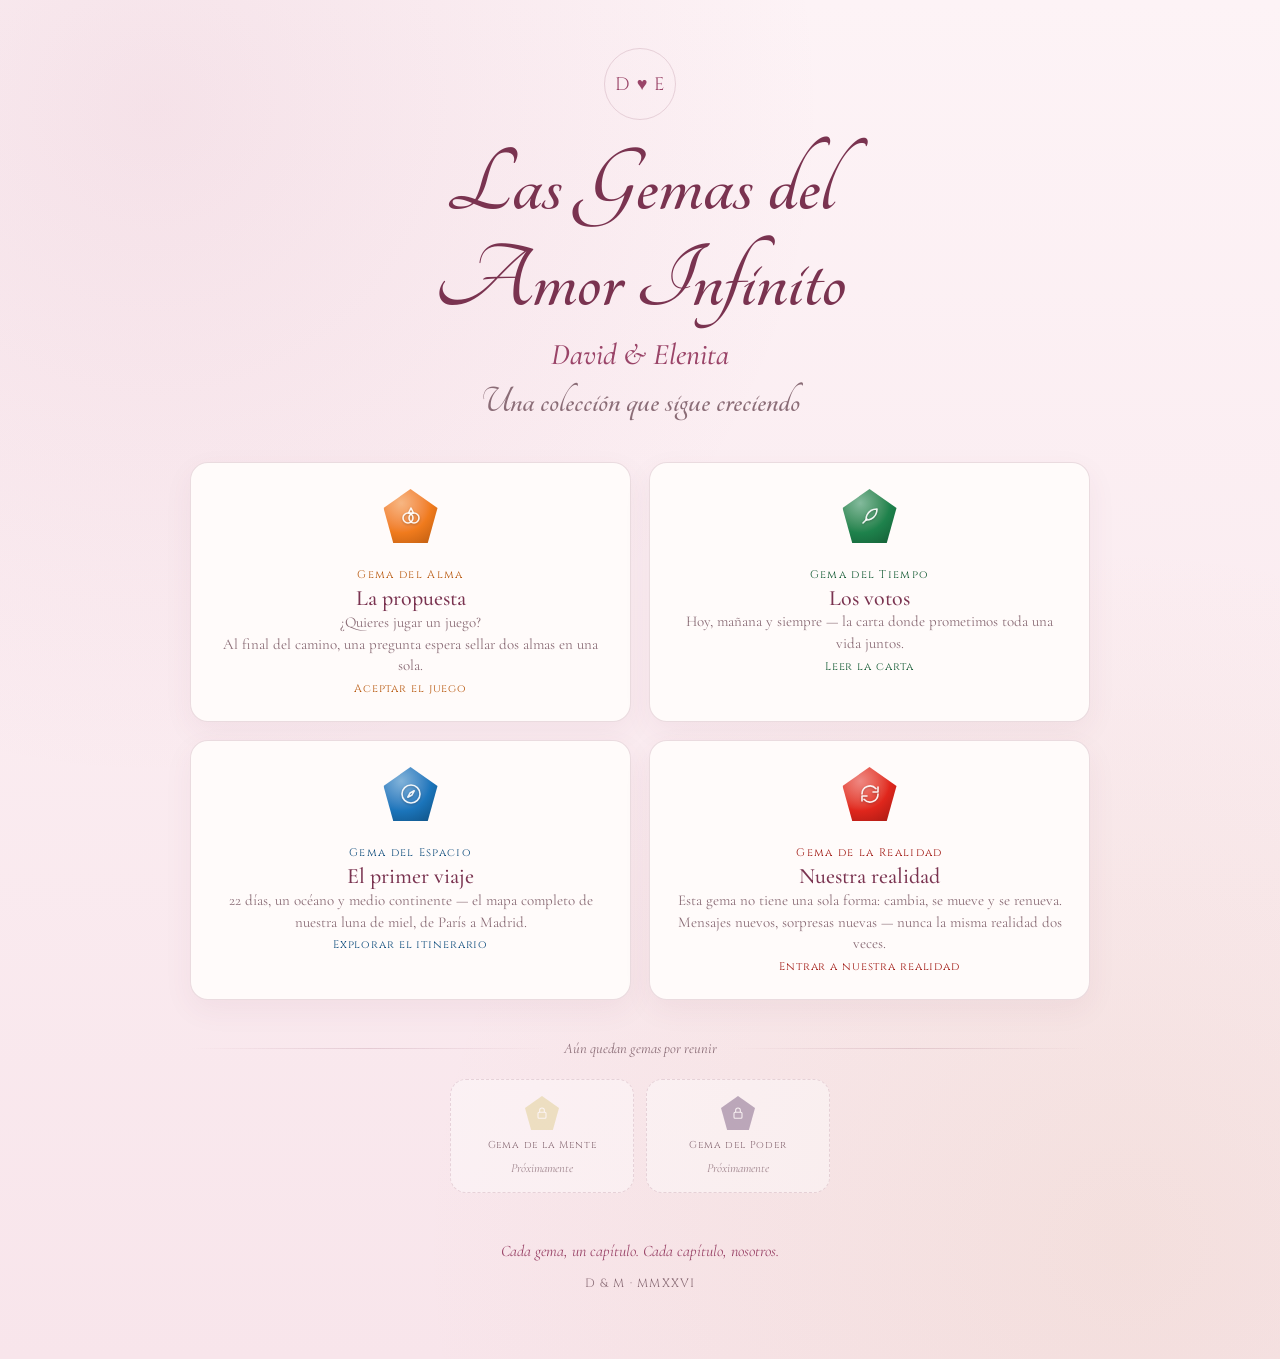
<file: index.html>
<!DOCTYPE html>
<html lang="es">

<head>
   <meta charset="UTF-8" />
   <meta name="viewport" content="width=device-width, initial-scale=1, viewport-fit=cover" />
   <meta name="theme-color" content="#7a3350" />
   <title>Las Gemas del Amor Infinito · David &amp; Elenita</title>
   <link rel="icon" href="guante.ico" type="image/x-icon">

   <link rel="preconnect" href="https://fonts.googleapis.com" />
   <link rel="preconnect" href="https://fonts.gstatic.com" crossorigin />
   <link
      href="https://fonts.googleapis.com/css2?family=Cormorant+Garamond:ital,wght@0,400;0,500;0,600;1,400&family=Cinzel:wght@400;500;600&family=Tangerine:wght@400;700&display=swap"
      rel="stylesheet" />

   <style>
      :root {
         --blush-50: #fdf3f6;
         --blush-100: #f8e5eb;
         --paper: #fffbfa;
         --rose-600: #b4547a;
         --rose-700: #9a4468;
         --rose-800: #7a3350;
         --ink: #3a1f2b;
         --muted: #8a6c76;
         --line: rgba(122, 51, 80, .16);
         --gold: #c9a15a;

         --gem-space: #1b75bb;
         --gem-space-d: #0f4d7d;
         --gem-soul: #f07b1d;
         --gem-soul-d: #b8590f;
         --gem-time: #1e824c;
         --gem-time-d: #135a33;

         --gem-mind: #f0c419;
         --gem-reality: #e0261c;
         --gem-reality-d: #a01812;
         --gem-power: #7b2d8e;
      }

      * {
         box-sizing: border-box;
      }

      html {
         -webkit-text-size-adjust: 100%;
      }

      body {
         margin: 0;
         min-height: 100dvh;
         background:
            radial-gradient(circle at 12% 8%, rgba(180, 84, 122, .10), transparent 40%),
            radial-gradient(circle at 88% 92%, rgba(201, 161, 90, .10), transparent 42%),
            linear-gradient(180deg, var(--blush-50), var(--blush-100));
         color: var(--ink);
         font-family: 'Cormorant Garamond', serif;
         display: flex;
         justify-content: center;
         padding: max(48px, env(safe-area-inset-top)) max(20px, env(safe-area-inset-right)) max(56px, env(safe-area-inset-bottom)) max(20px, env(safe-area-inset-left));
      }

      main {
         width: 100%;
         max-width: 620px;
      }

      /* ---------- HERO ---------- */
      .seal {
         display: flex;
         justify-content: center;
         margin-bottom: 18px;
         opacity: 0;
         animation: rise .9s ease .1s forwards;
      }

      .seal span {
         width: 72px;
         height: 72px;
         border-radius: 50%;
         border: 1px solid var(--line);
         display: flex;
         align-items: center;
         justify-content: center;
         font-family: 'Cinzel', serif;
         font-size: 18px;
         color: var(--rose-700);
         letter-spacing: .04em;
      }

      h1 {
         text-align: center;
         font-family: 'Tangerine', cursive;
         font-weight: 700;
         font-size: clamp(56px, 14vw, 96px);
         line-height: 1;
         margin: 0 0 6px;
         color: var(--rose-800);
         opacity: 0;
         animation: rise 1s ease .25s forwards;
      }

      p.subname {
         text-align: center;
         font-style: italic;
         color: var(--rose-700);
         font-size: clamp(22px, 5vw, 30px);
         font-weight: 500;
         margin: 0 0 8px;
         opacity: 0;
         animation: rise 1s ease .35s forwards;
      }

      p.tagline {
         text-align: center;
         font-family: 'Tangerine', cursive;
         font-weight: 700;
         color: var(--muted);
         font-size: clamp(28px, 6.5vw, 38px);
         margin: 0 0 40px;
         opacity: 0;
         animation: rise 1s ease .45s forwards;
      }

      @keyframes rise {
         from {
            opacity: 0;
            transform: translateY(10px);
         }

         to {
            opacity: 1;
            transform: translateY(0);
         }
      }

      /* ---------- GEM CARDS (activas) ---------- */
      .gems {
         list-style: none;
         margin: 0 0 40px;
         padding: 0;
         display: flex;
         flex-direction: column;
         gap: 14px;
      }

      .gem-card {
         opacity: 0;
         transform: translateY(14px);
         animation: rise .8s ease forwards;
      }

      .gems li:nth-child(1) .gem-card {
         animation-delay: .55s;
      }

      .gems li:nth-child(2) .gem-card {
         animation-delay: .72s;
      }

      .gems li:nth-child(3) .gem-card {
         animation-delay: .89s;
      }

      .gems li:nth-child(4) .gem-card {
         animation-delay: 1.06s;
      }

      .gem-card {
         --gc: var(--gem-space);
         --gc-d: var(--gem-space-d);
         display: flex;
         align-items: center;
         gap: 18px;
         text-decoration: none;
         color: var(--ink);
         background: var(--paper);
         border: 1px solid var(--line);
         border-radius: 18px;
         padding: 18px 20px;
         box-shadow: 0 10px 30px rgba(122, 51, 80, .06);
         transition: transform .35s ease, box-shadow .35s ease, border-color .35s ease;
      }

      .gem-card:hover,
      .gem-card:focus-visible {
         transform: translateY(-3px);
         border-color: color-mix(in srgb, var(--gc) 45%, var(--line));
         box-shadow: 0 16px 34px rgba(122, 51, 80, .12), 0 0 0 1px color-mix(in srgb, var(--gc) 25%, transparent);
         outline: none;
      }

      li[data-gem="alma"] .gem-card {
         --gc: var(--gem-soul);
         --gc-d: var(--gem-soul-d);
      }

      li[data-gem="tiempo"] .gem-card {
         --gc: var(--gem-time);
         --gc-d: var(--gem-time-d);
      }

      li[data-gem="realidad"] .gem-card {
         --gc: var(--gem-reality);
         --gc-d: var(--gem-reality-d);
      }

      .gem-icon {
         flex-shrink: 0;
         width: 54px;
         height: 54px;
         position: relative;
         display: flex;
         align-items: center;
         justify-content: center;
         clip-path: polygon(50% 0%, 100% 35%, 82% 100%, 18% 100%, 0% 35%);
         background: radial-gradient(circle at 32% 26%, color-mix(in srgb, var(--gc) 55%, white), var(--gc) 55%, var(--gc-d) 100%);
         box-shadow: 0 0 16px 1px color-mix(in srgb, var(--gc) 55%, transparent);
         animation: pulse-glow 3.6s ease-in-out infinite;
      }

      .gem-icon svg {
         width: 24px;
         height: 24px;
         stroke: rgba(255, 255, 255, .92);
         fill: none;
         stroke-width: 1.6;
         stroke-linecap: round;
         stroke-linejoin: round;
         filter: drop-shadow(0 1px 1px rgba(0, 0, 0, .25));
      }

      .gems li:nth-child(1) .gem-icon {
         animation-delay: .1s;
      }

      .gems li:nth-child(2) .gem-icon {
         animation-delay: .5s;
      }

      .gems li:nth-child(3) .gem-icon {
         animation-delay: .9s;
      }

      .gems li:nth-child(4) .gem-icon {
         animation-delay: 1.3s;
      }

      @keyframes pulse-glow {

         0%,
         100% {
            box-shadow: 0 0 14px 0 color-mix(in srgb, var(--gc) 45%, transparent);
         }

         50% {
            box-shadow: 0 0 22px 3px color-mix(in srgb, var(--gc) 65%, transparent);
         }
      }

      .gem-text {
         flex: 1;
         min-width: 0;
      }

      .gem-name {
         font-family: 'Cinzel', serif;
         font-size: 11px;
         letter-spacing: .12em;
         color: var(--gc-d);
         display: block;
         margin-bottom: 3px;
      }

      .gem-title {
         font-size: 22px;
         font-weight: 500;
         color: var(--rose-800);
         margin: 0 0 4px;
      }

      .gem-blurb {
         margin: 0 0 8px;
         color: var(--muted);
         font-size: 15px;
         line-height: 1.45;
      }

      .gem-cta {
         font-family: 'Cinzel', serif;
         font-size: 11px;
         letter-spacing: .08em;
         color: var(--gc-d);
      }

      /* ---------- DIVIDER ---------- */
      .divider {
         display: flex;
         align-items: center;
         gap: 14px;
         color: var(--muted);
         font-style: italic;
         font-size: 14.5px;
         margin: 0 0 22px;
         opacity: 0;
         animation: rise .9s ease 1.05s forwards;
      }

      .divider::before,
      .divider::after {
         content: '';
         flex: 1;
         height: 1px;
         background: linear-gradient(90deg, transparent, var(--line), transparent);
      }

      /* ---------- GEMAS BLOQUEADAS ---------- */
      .locked-row {
         list-style: none;
         margin: 0 0 48px;
         padding: 0;
         display: grid;
         grid-template-columns: repeat(2, 1fr);
         gap: 12px;
         max-width: 320px;
         margin-left: auto;
         margin-right: auto;
         opacity: 0;
         animation: rise .9s ease 1.2s forwards;
      }

      .locked-card {
         display: flex;
         flex-direction: column;
         align-items: center;
         text-align: center;
         gap: 8px;
         padding: 16px 8px;
         border: 1px dashed var(--line);
         border-radius: 16px;
         background: rgba(255, 255, 255, .4);
      }

      .locked-icon {
         width: 34px;
         height: 34px;
         clip-path: polygon(50% 0%, 100% 35%, 82% 100%, 18% 100%, 0% 35%);
         background: var(--lc, var(--gem-mind));
         filter: grayscale(55%);
         opacity: .4;
         display: flex;
         align-items: center;
         justify-content: center;
         transition: opacity .3s ease, filter .3s ease;
      }

      .locked-card:hover .locked-icon,
      .locked-card:focus-visible .locked-icon {
         opacity: .65;
         filter: grayscale(15%);
      }

      .locked-icon svg {
         width: 16px;
         height: 16px;
         stroke: rgba(255, 255, 255, .9);
         fill: none;
         stroke-width: 1.6;
      }

      li[data-gem="poder"] .locked-icon {
         --lc: var(--gem-power);
      }

      .locked-name {
         font-family: 'Cinzel', serif;
         font-size: 10px;
         letter-spacing: .08em;
         color: var(--muted);
      }

      .locked-note {
         font-size: 12.5px;
         font-style: italic;
         color: var(--muted);
         opacity: .8;
      }

      /* ---------- FOOTER ---------- */
      footer {
         text-align: center;
         opacity: 0;
         animation: rise .9s ease 1.3s forwards;
      }

      footer .quote {
         font-style: italic;
         color: var(--rose-700);
         font-size: 16px;
         margin: 0 0 14px;
      }

      footer .mono {
         font-family: 'Cinzel', serif;
         font-size: 12px;
         letter-spacing: .1em;
         color: var(--muted);
      }

      /* ---------- DESKTOP ---------- */
      @media (min-width: 700px) {
         main {
            max-width: 900px;
         }

         .gems {
            display: grid;
            grid-template-columns: repeat(2, 1fr);
            gap: 18px;
         }

         .gem-card {
            flex-direction: column;
            align-items: center;
            text-align: center;
            height: 100%;
            padding: 26px 24px 24px;
         }

         .gem-icon {
            margin: 0 auto 6px;
         }

         .locked-row {
            max-width: 380px;
            margin-left: auto;
            margin-right: auto;
         }
      }

      /* ---------- MOTION / ACCESIBILIDAD ---------- */
      @media (prefers-reduced-motion: reduce) {

         .seal,
         h1,
         p.subname,
         p.tagline,
         .gem-card,
         .divider,
         .locked-row,
         footer {
            animation: none !important;
            opacity: 1 !important;
            transform: none !important;
         }

         .gem-icon {
            animation: none !important;
         }
      }

      a.gem-card:focus-visible,
      .locked-card:focus-visible {
         outline: 2px solid var(--rose-600);
         outline-offset: 3px;
      }
   </style>
</head>

<body>
   <main>
      <div class="seal"><span>D ♥ E</span></div>

      <h1>Las Gemas del<br />Amor Infinito</h1>
      <p class="subname">David &amp; Elenita</p>
      <p class="tagline">Una colección que sigue creciendo</p>

      <ul class="gems">
         <li data-gem="alma">
            <a class="gem-card" href="https://elenissmarriage.netlify.app/" target="_blank" rel="noopener"
               aria-label="Gema del Alma: comenzar el juego de la propuesta">
               <span class="gem-icon" aria-hidden="true">
                  <svg viewBox="0 0 24 24">
                     <circle cx="9" cy="14" r="5" />
                     <circle cx="15" cy="14" r="5" />
                     <path d="M12 4 9.5 9h5z" />
                  </svg>
               </span>
               <span class="gem-text">
                  <span class="gem-name">Gema del Alma</span>
                  <span class="gem-title">La propuesta</span>
                  <span class="gem-blurb"><br />¿Quieres jugar un juego? <br />Al final del camino, una pregunta espera
                     sellar dos almas en una sola.</span>
                  <span class="gem-cta"><br />Aceptar el juego</span>
               </span>
            </a>
         </li>
         <li data-gem="tiempo">
            <a class="gem-card" href="https://votosdavidelena.netlify.app/" target="_blank" rel="noopener"
               aria-label="Gema del Tiempo: leer la carta de los votos">
               <span class="gem-icon" aria-hidden="true">
                  <svg viewBox="0 0 24 24">
                     <path d="M19 5c-4 0-8 2-10 6-1.2 2.4-1 5-1 5s2.6.2 5-1c4-2 6-6 6-10z" />
                     <path d="M9 15 5 19" />
                  </svg>
               </span>
               <span class="gem-text">
                  <span class="gem-name">Gema del Tiempo</span>
                  <span class="gem-title">Los votos<br /></span>
                  <span class="gem-blurb">Hoy, mañana y siempre — la carta donde prometimos toda una vida
                     juntos.</span>
                  <span class="gem-cta"><br />Leer la carta</span>
               </span>
            </a>
         </li>
         <li data-gem="espacio">
            <a class="gem-card" href="https://teampreciososeuropa2026.netlify.app/" target="_blank" rel="noopener"
               aria-label="Gema del Espacio: abrir el itinerario del viaje">
               <span class="gem-icon" aria-hidden="true">
                  <svg viewBox="0 0 24 24">
                     <circle cx="12" cy="12" r="9" />
                     <path d="M15.2 8.8 13 13l-4.2 2.2L11 11z" />
                  </svg>
               </span>
               <span class="gem-text">
                  <span class="gem-name">Gema del Espacio</span>
                  <span class="gem-title">El primer viaje</span>
                  <span class="gem-blurb"><br />22 días, un océano y medio continente — el mapa completo de nuestra luna
                     de miel, de París a Madrid.</span>
                  <span class="gem-cta"><br />Explorar el itinerario</span>
               </span>
            </a>
         </li>
         <li data-gem="realidad">
            <a class="gem-card" href="https://cartaaelenita.netlify.app/" target="_blank" rel="noopener"
               aria-label="Gema de la Realidad: entrar a nuestra realidad en constante cambio">
               <span class="gem-icon" aria-hidden="true">
                  <svg viewBox="0 0 24 24">
                     <path d="M4 12a8 8 0 0 1 14-5.3M20 5v5h-5" />
                     <path d="M20 12a8 8 0 0 1-14 5.3M4 19v-5h5" />
                  </svg>
               </span>
               <span class="gem-text">
                  <span class="gem-name">Gema de la Realidad</span>
                  <span class="gem-title">Nuestra realidad</span>
                  <span class="gem-blurb"><br />Esta gema no tiene una sola forma: cambia, se mueve y se renueva.
                     Mensajes nuevos, sorpresas nuevas — nunca la misma realidad dos veces.</span>
                  <span class="gem-cta"><br />Entrar a nuestra realidad</span>
               </span>
            </a>
         </li>
      </ul>

      <p class="divider">Aún quedan gemas por reunir</p>

      <ul class="locked-row">
         <li data-gem="mente">
            <div class="locked-card" tabindex="0" title="Próximamente">
               <span class="locked-icon" aria-hidden="true"><svg viewBox="0 0 24 24">
                     <rect x="6" y="11" width="12" height="9" rx="1.5" />
                     <path d="M8.5 11V8a3.5 3.5 0 0 1 7 0v3" />
                  </svg></span>
               <span class="locked-name">Gema de la Mente</span>
               <span class="locked-note">Próximamente</span>
            </div>
         </li>
         <li data-gem="poder">
            <div class="locked-card" tabindex="0" title="Próximamente">
               <span class="locked-icon" aria-hidden="true"><svg viewBox="0 0 24 24">
                     <rect x="6" y="11" width="12" height="9" rx="1.5" />
                     <path d="M8.5 11V8a3.5 3.5 0 0 1 7 0v3" />
                  </svg></span>
               <span class="locked-name">Gema del Poder</span>
               <span class="locked-note">Próximamente</span>
            </div>
         </li>
      </ul>

      <footer>
         <p class="quote">Cada gema, un capítulo. Cada capítulo, nosotros.</p>
         <p class="mono">D &amp; M · MMXXVI</p>
      </footer>
   </main>
</body>

</html>
</file>
